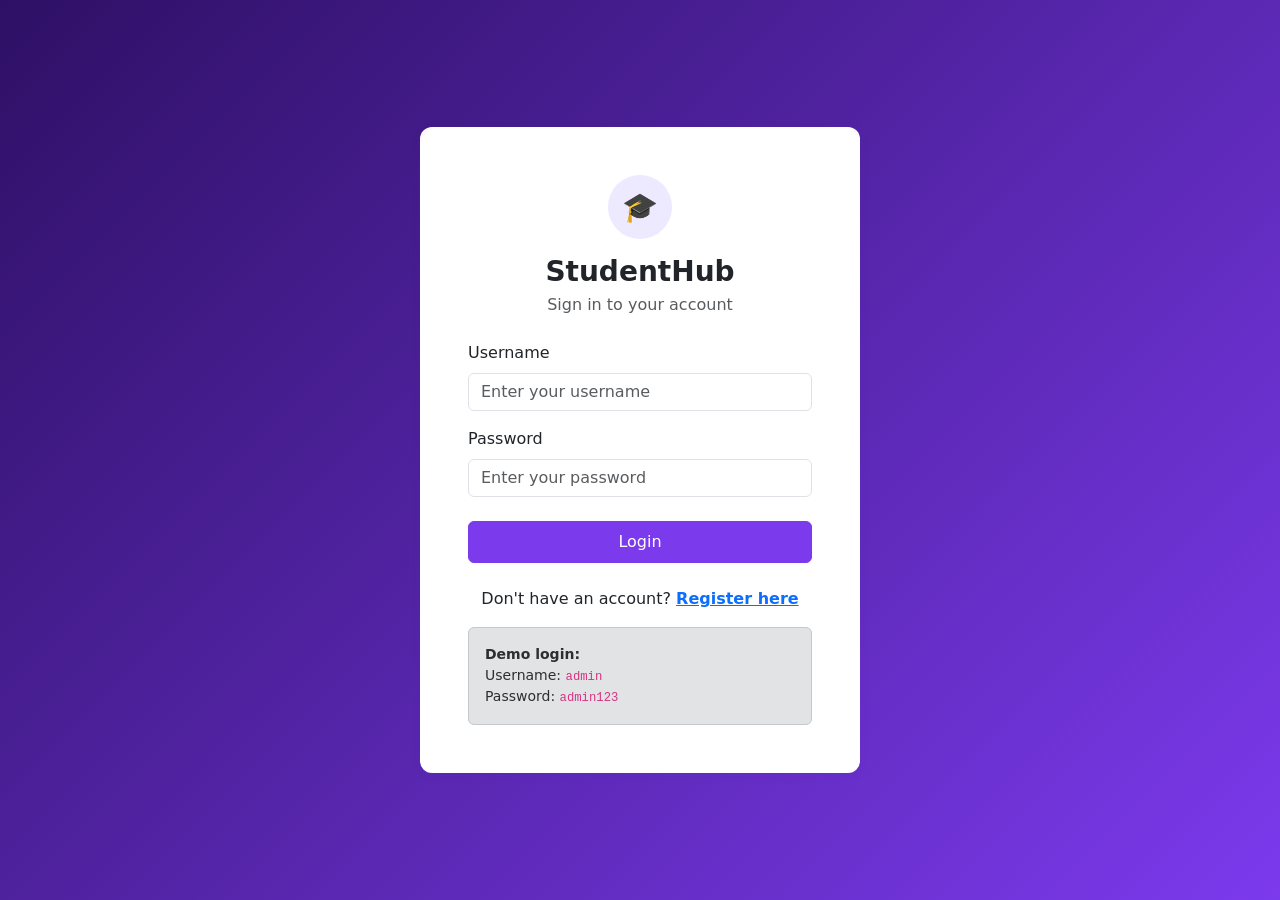
<file: index.html>
<!DOCTYPE html>
<html lang="en">
<head>
    <meta charset="UTF-8">
    <meta name="viewport" content="width=device-width, initial-scale=1">

    <!-- Page information (content management: title and metadata) -->
    <title>Login | StudentHub - Student Management System</title>
    <meta name="description" content="Log in to StudentHub, a student management system prototype for CDIM262.">
    <meta name="author" content="Your Name">

    <!-- Bootstrap 5.3.3 CSS (official CDN) -->
    <link href="https://cdn.jsdelivr.net/npm/bootstrap@5.3.3/dist/css/bootstrap.min.css" rel="stylesheet"
          integrity="sha384-QWTKZyjpPEjISv5WaRU9OFeRpok6YctnYmDr5pNlyT2bRjXh0JMhjY6hW+ALEwIH" crossorigin="anonymous">

    <!-- Our own CSS (must come after Bootstrap) -->
    <link rel="stylesheet" href="style.css">
</head>

<body data-page="login">

    <main class="auth-wrapper">
        <div class="card auth-card">
            <div class="card-body p-4 p-md-5">

                <!-- Logo and heading -->
                <div class="brand-logo" aria-hidden="true">🎓</div>
                <h1 class="h3 text-center fw-bold mb-1">StudentHub</h1>
                <p class="text-center text-muted mb-4">Sign in to your account</p>

                <!-- Error / success messages appear here (filled by script.js) -->
                <div id="loginAlert" role="alert"></div>

                <!-- Login form. "novalidate" lets our own JavaScript show the messages -->
                <form id="loginForm" novalidate>
                    <div class="mb-3">
                        <label for="username" class="form-label">Username</label>
                        <input type="text" class="form-control" id="username"
                               placeholder="Enter your username" autocomplete="username">
                    </div>

                    <div class="mb-4">
                        <label for="password" class="form-label">Password</label>
                        <input type="password" class="form-control" id="password"
                               placeholder="Enter your password" autocomplete="current-password">
                    </div>

                    <button type="submit" class="btn btn-primary w-100 py-2">Login</button>
                </form>

                <!-- Link to the register page -->
                <p class="text-center mt-4 mb-3">
                    Don't have an account? <a href="register.html" class="fw-semibold">Register here</a>
                </p>

                <!-- Demo credentials, so the lecturer can test quickly -->
                <div class="alert alert-secondary small mb-0" role="note">
                    <strong>Demo login:</strong><br>
                    Username: <code>admin</code><br>
                    Password: <code>admin123</code>
                </div>

            </div>
        </div>
    </main>

    <!-- Our JavaScript (at the end of the body) -->
    <script src="script.js"></script>
</body>
</html>
</file>
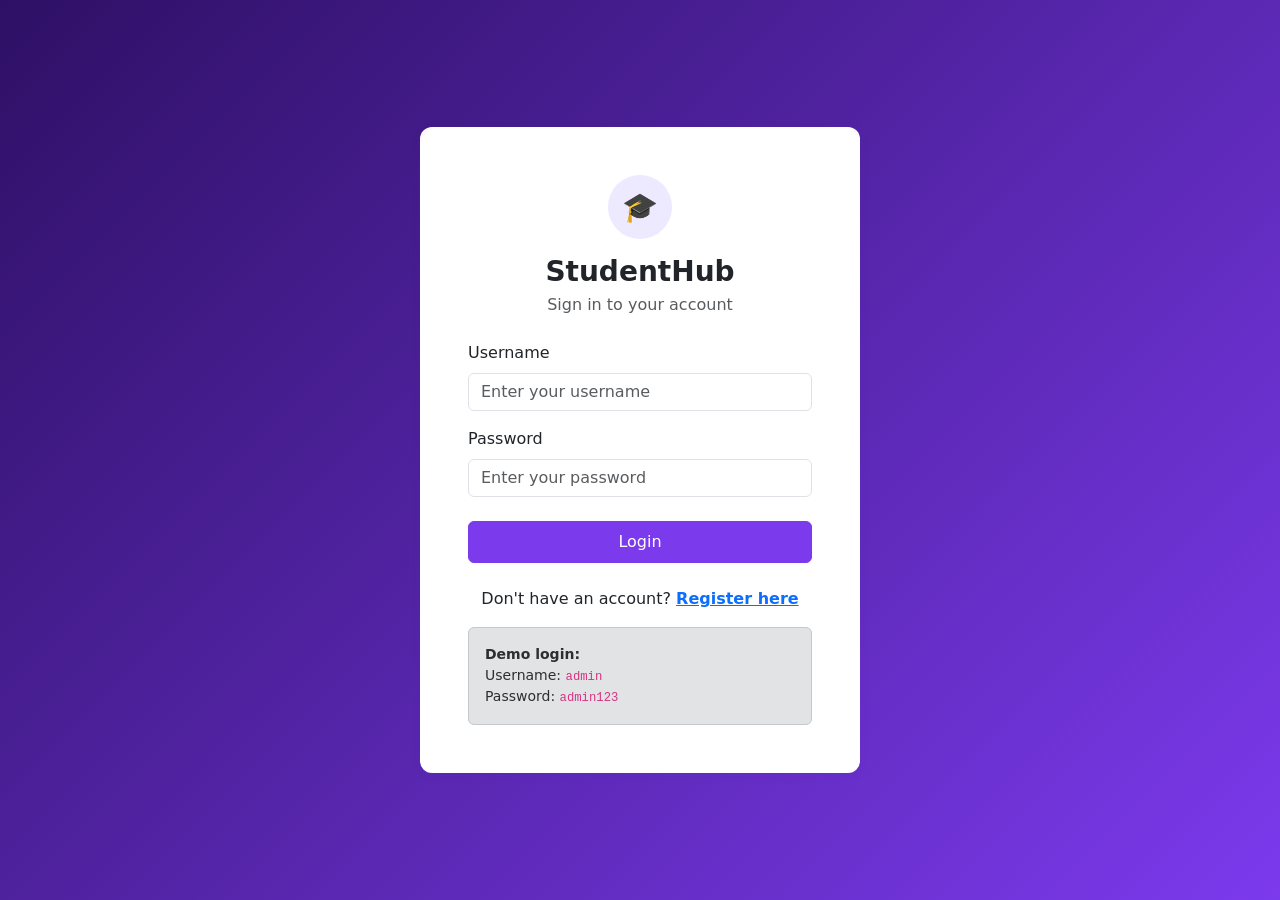
<file: courses.html>
<!DOCTYPE html>
<html lang="en">
<head>
    <meta charset="UTF-8">
    <meta name="viewport" content="width=device-width, initial-scale=1">

    <!-- Page information (content management: title and metadata) -->
    <title>Courses | StudentHub - Student Management System</title>
    <meta name="description" content="List of all courses at StudentHub with enrolment and search.">
    <meta name="author" content="Your Name">

    <!-- Bootstrap 5.3.3 CSS (official CDN) -->
    <link href="https://cdn.jsdelivr.net/npm/bootstrap@5.3.3/dist/css/bootstrap.min.css" rel="stylesheet"
          integrity="sha384-QWTKZyjpPEjISv5WaRU9OFeRpok6YctnYmDr5pNlyT2bRjXh0JMhjY6hW+ALEwIH" crossorigin="anonymous">

    <!-- Our own CSS (must come after Bootstrap) -->
    <link rel="stylesheet" href="style.css">
</head>

<body data-page="courses">

    <!-- ===== NAVIGATION BAR (same as the other pages) ===== -->
    <nav class="navbar navbar-expand-lg navbar-dark navbar-studenthub">
        <div class="container">
            <a class="navbar-brand fw-bold" href="dashboard.html">🎓 StudentHub</a>

            <button class="navbar-toggler" type="button" data-bs-toggle="collapse"
                    data-bs-target="#mainMenu" aria-controls="mainMenu"
                    aria-expanded="false" aria-label="Toggle navigation">
                <span class="navbar-toggler-icon"></span>
            </button>

            <div class="collapse navbar-collapse" id="mainMenu">
                <ul class="navbar-nav me-auto mb-2 mb-lg-0">
                    <li class="nav-item"><a class="nav-link" data-nav="dashboard" href="dashboard.html">Dashboard</a></li>
                    <li class="nav-item"><a class="nav-link" data-nav="students" href="students.html">Students</a></li>
                    <li class="nav-item"><a class="nav-link" data-nav="courses" href="courses.html">Courses</a></li>
                </ul>

                <div class="d-flex align-items-center gap-3">
                    <span class="text-white small">👤 <span id="welcomeUser">User</span></span>
                    <button type="button" id="logoutBtn" class="btn btn-light btn-sm">Logout</button>
                </div>
            </div>
        </div>
    </nav>

    <!-- ===== MAIN CONTENT ===== -->
    <main class="container py-4">

        <!-- Page header -->
        <header class="page-header mb-4">
            <h1>Courses</h1>
            <p class="text-muted mb-0">Browse courses, lecturers and how full each class is.</p>
        </header>

        <!-- Table card -->
        <section aria-labelledby="courseListHeading">
            <div class="card">
                <div class="card-body">

                    <!-- Heading and search box -->
                    <div class="row g-3 align-items-center mb-3">
                        <div class="col-12 col-md-6">
                            <h2 id="courseListHeading" class="h5 mb-0">Course List</h2>
                            <small class="text-muted" id="resultCount" aria-live="polite"></small>
                        </div>
                        <div class="col-12 col-md-6">
                            <label for="searchInput" class="visually-hidden">Search courses</label>
                            <input type="search" id="searchInput" class="form-control"
                                   placeholder="Search by code, name or lecturer...">
                        </div>
                    </div>

                    <!-- table-responsive adds a sideways scroll on small screens -->
                    <div class="table-responsive">
                        <table class="table table-custom align-middle mb-0">
                            <thead>
                                <tr>
                                    <th scope="col">Code</th>
                                    <th scope="col">Course Name</th>
                                    <th scope="col">Lecturer</th>
                                    <th scope="col">Credits</th>
                                    <th scope="col">Enrolled</th>
                                    <th scope="col">Seats Filled</th>
                                </tr>
                            </thead>
                            <!-- Rows are added here by script.js -->
                            <tbody id="courseTableBody"></tbody>
                        </table>
                    </div>

                </div>
            </div>
        </section>

    </main>

    <!-- ===== FOOTER ===== -->
    <footer class="site-footer">
        &copy; <span id="year">2026</span> StudentHub &middot; CDIM262 Project
    </footer>

    <!-- JavaScript: Bootstrap bundle, then our own script -->
    <script src="https://cdn.jsdelivr.net/npm/bootstrap@5.3.3/dist/js/bootstrap.bundle.min.js"
            integrity="sha384-YvpcrYf0tY3lHB60NNkmXc5s9fDVZLESaAA55NDzOxhy9GkcIdslK1eN7N6jIeHz" crossorigin="anonymous"></script>
    <script src="script.js"></script>
</body>
</html>
</file>
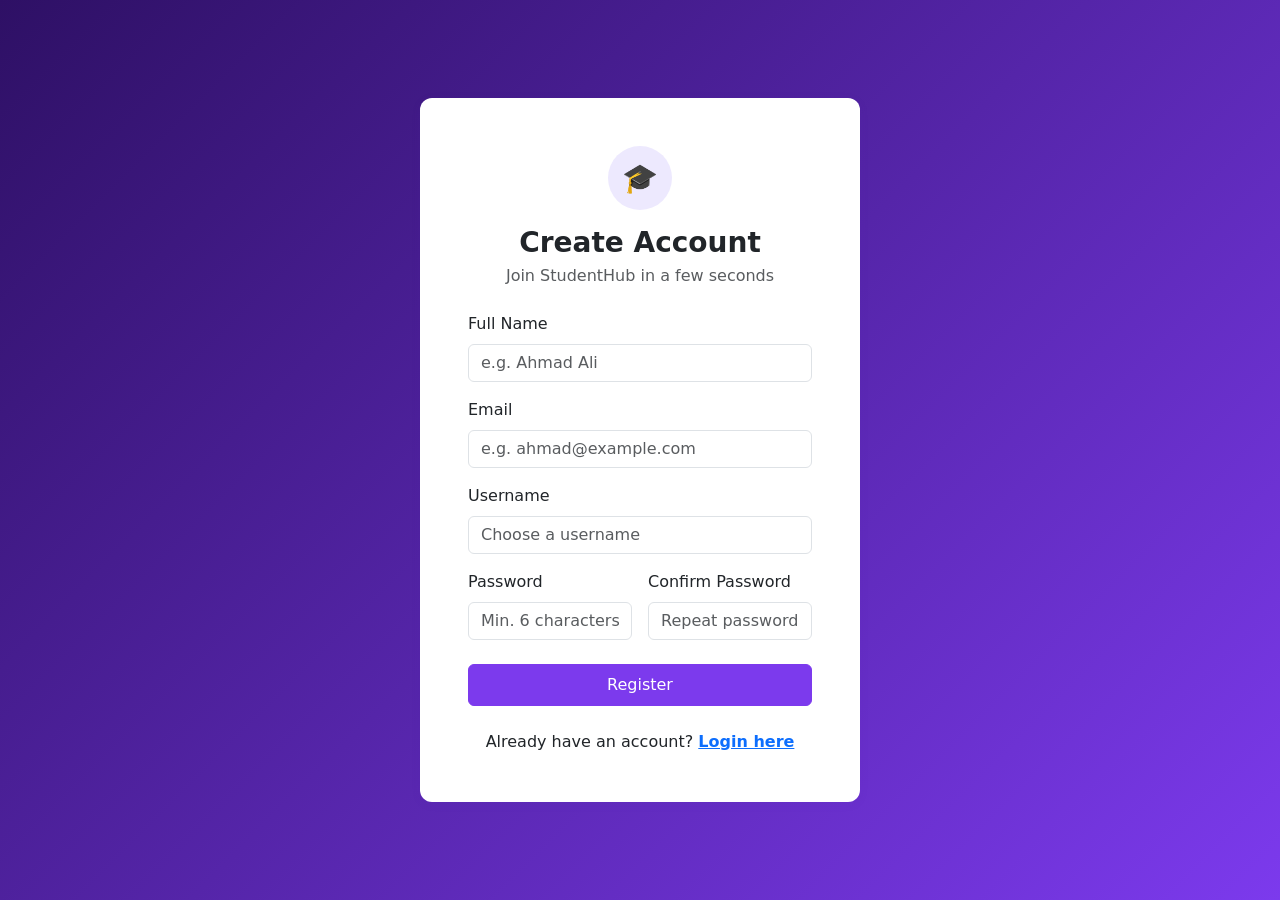
<file: register.html>
<!DOCTYPE html>
<html lang="en">
<head>
    <meta charset="UTF-8">
    <meta name="viewport" content="width=device-width, initial-scale=1">

    <!-- Page information (content management: title and metadata) -->
    <title>Register | StudentHub - Student Management System</title>
    <meta name="description" content="Create a new StudentHub account.">
    <meta name="author" content="Your Name">

    <!-- Bootstrap 5.3.3 CSS (official CDN) -->
    <link href="https://cdn.jsdelivr.net/npm/bootstrap@5.3.3/dist/css/bootstrap.min.css" rel="stylesheet"
          integrity="sha384-QWTKZyjpPEjISv5WaRU9OFeRpok6YctnYmDr5pNlyT2bRjXh0JMhjY6hW+ALEwIH" crossorigin="anonymous">

    <!-- Our own CSS (must come after Bootstrap) -->
    <link rel="stylesheet" href="style.css">
</head>

<body data-page="register">

    <main class="auth-wrapper">
        <div class="card auth-card">
            <div class="card-body p-4 p-md-5">

                <!-- Logo and heading -->
                <div class="brand-logo" aria-hidden="true">🎓</div>
                <h1 class="h3 text-center fw-bold mb-1">Create Account</h1>
                <p class="text-center text-muted mb-4">Join StudentHub in a few seconds</p>

                <!-- Error / success messages appear here (filled by script.js) -->
                <div id="registerAlert" role="alert"></div>

                <!-- Register form -->
                <form id="registerForm" novalidate>
                    <div class="mb-3">
                        <label for="fullName" class="form-label">Full Name</label>
                        <input type="text" class="form-control" id="fullName"
                               placeholder="e.g. Ahmad Ali" autocomplete="name">
                    </div>

                    <div class="mb-3">
                        <label for="email" class="form-label">Email</label>
                        <input type="email" class="form-control" id="email"
                               placeholder="e.g. ahmad@example.com" autocomplete="email">
                    </div>

                    <div class="mb-3">
                        <label for="regUsername" class="form-label">Username</label>
                        <input type="text" class="form-control" id="regUsername"
                               placeholder="Choose a username" autocomplete="username">
                    </div>

                    <!-- Two password boxes side by side on tablets/desktops, stacked on phones -->
                    <div class="row g-3 mb-4">
                        <div class="col-12 col-md-6">
                            <label for="regPassword" class="form-label">Password</label>
                            <input type="password" class="form-control" id="regPassword"
                                   placeholder="Min. 6 characters" autocomplete="new-password">
                        </div>
                        <div class="col-12 col-md-6">
                            <label for="confirmPassword" class="form-label">Confirm Password</label>
                            <input type="password" class="form-control" id="confirmPassword"
                                   placeholder="Repeat password" autocomplete="new-password">
                        </div>
                    </div>

                    <button type="submit" class="btn btn-primary w-100 py-2">Register</button>
                </form>

                <p class="text-center mt-4 mb-0">
                    Already have an account? <a href="index.html" class="fw-semibold">Login here</a>
                </p>

            </div>
        </div>
    </main>

    <!-- Our JavaScript (at the end of the body) -->
    <script src="script.js"></script>
</body>
</html>
</file>
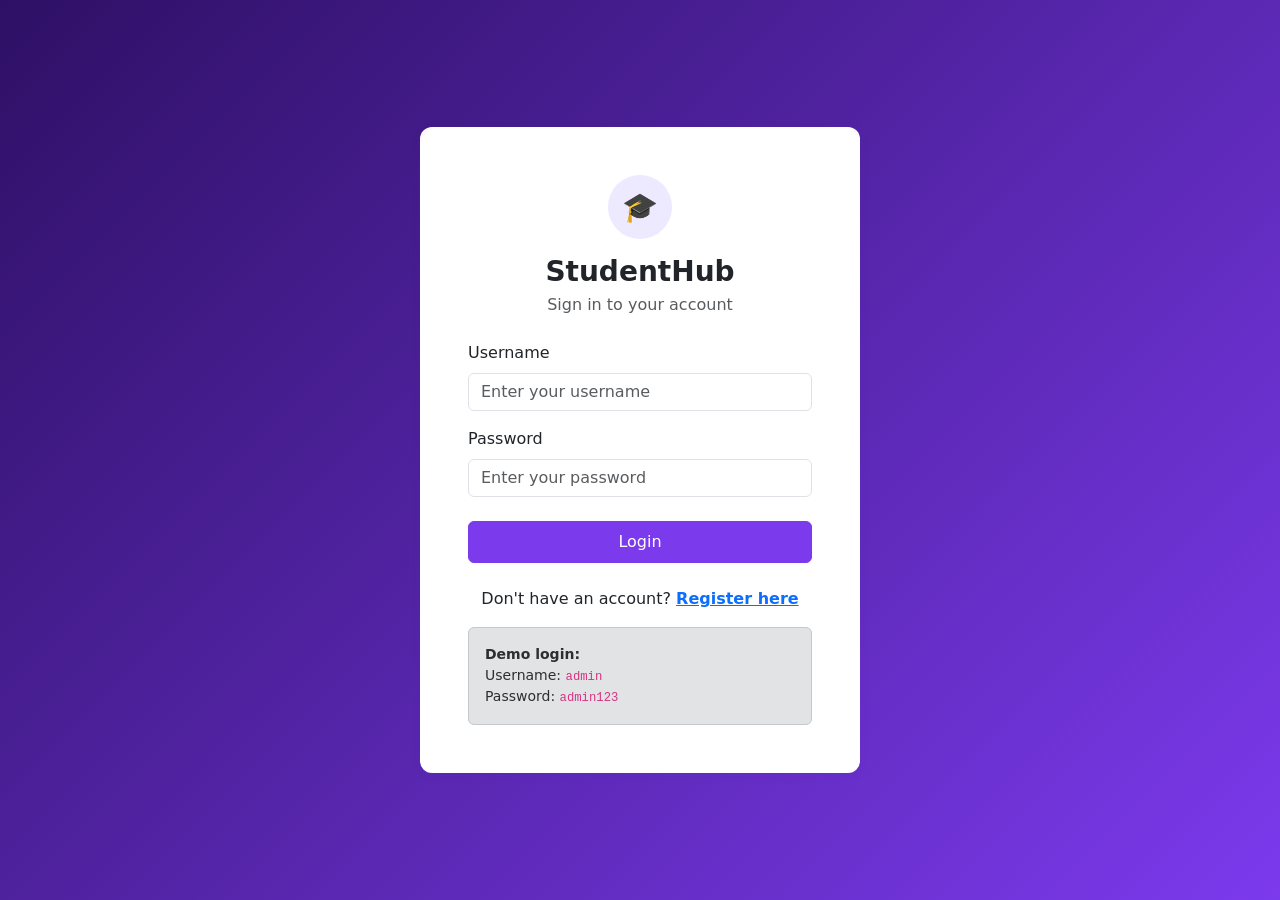
<file: students.html>
<!DOCTYPE html>
<html lang="en">
<head>
    <meta charset="UTF-8">
    <meta name="viewport" content="width=device-width, initial-scale=1">

    <!-- Page information (content management: title and metadata) -->
    <title>Students | StudentHub - Student Management System</title>
    <meta name="description" content="List of all students at StudentHub with search.">
    <meta name="author" content="Your Name">

    <!-- Bootstrap 5.3.3 CSS (official CDN) -->
    <link href="https://cdn.jsdelivr.net/npm/bootstrap@5.3.3/dist/css/bootstrap.min.css" rel="stylesheet"
          integrity="sha384-QWTKZyjpPEjISv5WaRU9OFeRpok6YctnYmDr5pNlyT2bRjXh0JMhjY6hW+ALEwIH" crossorigin="anonymous">

    <!-- Our own CSS (must come after Bootstrap) -->
    <link rel="stylesheet" href="style.css">
</head>

<body data-page="students">

    <!-- ===== NAVIGATION BAR (same as the dashboard) ===== -->
    <nav class="navbar navbar-expand-lg navbar-dark navbar-studenthub">
        <div class="container">
            <a class="navbar-brand fw-bold" href="dashboard.html">🎓 StudentHub</a>

            <button class="navbar-toggler" type="button" data-bs-toggle="collapse"
                    data-bs-target="#mainMenu" aria-controls="mainMenu"
                    aria-expanded="false" aria-label="Toggle navigation">
                <span class="navbar-toggler-icon"></span>
            </button>

            <div class="collapse navbar-collapse" id="mainMenu">
                <ul class="navbar-nav me-auto mb-2 mb-lg-0">
                    <li class="nav-item"><a class="nav-link" data-nav="dashboard" href="dashboard.html">Dashboard</a></li>
                    <li class="nav-item"><a class="nav-link" data-nav="students" href="students.html">Students</a></li>
                    <li class="nav-item"><a class="nav-link" data-nav="courses" href="courses.html">Courses</a></li>
                </ul>

                <div class="d-flex align-items-center gap-3">
                    <span class="text-white small">👤 <span id="welcomeUser">User</span></span>
                    <button type="button" id="logoutBtn" class="btn btn-light btn-sm">Logout</button>
                </div>
            </div>
        </div>
    </nav>

    <!-- ===== MAIN CONTENT ===== -->
    <main class="container py-4">

        <!-- Page header -->
        <header class="page-header mb-4">
            <h1>Students</h1>
            <p class="text-muted mb-0">Browse and search all registered students.</p>
        </header>

        <!-- Table card -->
        <section aria-labelledby="studentListHeading">
            <div class="card">
                <div class="card-body">

                    <!-- Heading and search box -->
                    <div class="row g-3 align-items-center mb-3">
                        <div class="col-12 col-md-6">
                            <h2 id="studentListHeading" class="h5 mb-0">Student List</h2>
                            <small class="text-muted" id="resultCount" aria-live="polite"></small>
                        </div>
                        <div class="col-12 col-md-6">
                            <label for="searchInput" class="visually-hidden">Search students</label>
                            <input type="search" id="searchInput" class="form-control"
                                   placeholder="Search by name, ID, email, course or status...">
                        </div>
                    </div>

                    <!-- table-responsive adds a sideways scroll on small screens -->
                    <div class="table-responsive">
                        <table class="table table-custom align-middle mb-0">
                            <thead>
                                <tr>
                                    <th scope="col">ID</th>
                                    <th scope="col">Name</th>
                                    <th scope="col">Email</th>
                                    <th scope="col">Course</th>
                                    <th scope="col">Year</th>
                                    <th scope="col">GPA</th>
                                    <th scope="col">Status</th>
                                </tr>
                            </thead>
                            <!-- Rows are added here by script.js -->
                            <tbody id="studentTableBody"></tbody>
                        </table>
                    </div>

                </div>
            </div>
        </section>

    </main>

    <!-- ===== FOOTER ===== -->
    <footer class="site-footer">
        &copy; <span id="year">2026</span> StudentHub &middot; CDIM262 Project
    </footer>

    <!-- JavaScript: Bootstrap bundle, then our own script -->
    <script src="https://cdn.jsdelivr.net/npm/bootstrap@5.3.3/dist/js/bootstrap.bundle.min.js"
            integrity="sha384-YvpcrYf0tY3lHB60NNkmXc5s9fDVZLESaAA55NDzOxhy9GkcIdslK1eN7N6jIeHz" crossorigin="anonymous"></script>
    <script src="script.js"></script>
</body>
</html>
</file>
<file: style.css>
/* ==========================================================
   StudentHub - Main Stylesheet
   Course: CDIM262
   Theme: Purple and White
   Note: Bootstrap 5.3.3 handles layout. This file only adds
         our colours and extra styling on top of it.
   ========================================================== */


/* ---------- 1. THEME COLOURS (CSS variables) ---------- */
:root {
    --purple-900: #2e1065;
    --purple-700: #5b21b6;
    --purple-600: #7c3aed;
    --purple-500: #8b5cf6;
    --purple-100: #ede9fe;
    --purple-50:  #f5f3ff;
    --text-dark:  #1f2937;
    --text-muted: #6b7280;

    /* Tell Bootstrap that "primary" now means purple */
    --bs-primary: #7c3aed;
    --bs-primary-rgb: 124, 58, 237;
    --bs-link-color: #7c3aed;
    --bs-link-hover-color: #5b21b6;
}


/* ---------- 2. GENERAL PAGE STYLE ---------- */
body {
    background-color: var(--purple-50);
    color: var(--text-dark);
}


/* ---------- 3. BOOTSTRAP BUTTON OVERRIDES ---------- */
.btn-primary {
    --bs-btn-bg: #7c3aed;
    --bs-btn-border-color: #7c3aed;
    --bs-btn-hover-bg: #5b21b6;
    --bs-btn-hover-border-color: #5b21b6;
    --bs-btn-active-bg: #5b21b6;
    --bs-btn-active-border-color: #5b21b6;
    --bs-btn-disabled-bg: #7c3aed;
    --bs-btn-disabled-border-color: #7c3aed;
    --bs-btn-focus-shadow-rgb: 124, 58, 237;
}

.btn-outline-primary {
    --bs-btn-color: #7c3aed;
    --bs-btn-border-color: #7c3aed;
    --bs-btn-hover-bg: #7c3aed;
    --bs-btn-hover-border-color: #7c3aed;
    --bs-btn-active-bg: #7c3aed;
    --bs-btn-active-border-color: #7c3aed;
    --bs-btn-focus-shadow-rgb: 124, 58, 237;
}


/* ---------- 4. FORM STYLE ---------- */
/* Purple glow when a user clicks inside an input box */
.form-control:focus,
.form-select:focus {
    border-color: var(--purple-500);
    box-shadow: 0 0 0 0.25rem rgba(124, 58, 237, 0.2);
}


/* ---------- 5. LOGIN AND REGISTER PAGES ---------- */
/* Full-screen purple background with the card in the centre */
.auth-wrapper {
    min-height: 100vh;
    display: flex;
    align-items: center;
    justify-content: center;
    padding: 1rem;
    background: linear-gradient(135deg, var(--purple-900), var(--purple-600));
}

.auth-card {
    width: 100%;
    max-width: 440px;
    border: none;
    border-radius: 1rem;
    box-shadow: 0 15px 40px rgba(0, 0, 0, 0.25);
}

/* Round purple logo badge shown above the form title */
.brand-logo {
    width: 64px;
    height: 64px;
    border-radius: 50%;
    background-color: var(--purple-100);
    color: var(--purple-600);
    font-size: 1.8rem;
    display: flex;
    align-items: center;
    justify-content: center;
    margin: 0 auto 1rem;
}


/* ---------- 6. NAVIGATION BAR ---------- */
.navbar-studenthub {
    background: linear-gradient(90deg, var(--purple-900), var(--purple-600));
}

.navbar-studenthub .nav-link {
    color: rgba(255, 255, 255, 0.8);
    border-radius: 0.5rem;
    padding: 0.5rem 1rem;
}

.navbar-studenthub .nav-link:hover {
    color: #ffffff;
    background-color: rgba(255, 255, 255, 0.15);
}

/* The page you are currently on is highlighted in white */
.navbar-studenthub .nav-link.active {
    color: var(--purple-700);
    background-color: #ffffff;
    font-weight: 600;
}


/* ---------- 7. PAGE HEADER ---------- */
.page-header h1 {
    font-size: 1.75rem;
    font-weight: 700;
    color: var(--purple-900);
}


/* ---------- 8. CARDS AND STATISTICS ---------- */
.card {
    border: none;
    border-radius: 0.75rem;
    box-shadow: 0 2px 10px rgba(91, 33, 182, 0.08);
}

/* Small lift effect when the mouse hovers over a statistics card */
.stat-card {
    transition: transform 0.2s ease, box-shadow 0.2s ease;
}

.stat-card:hover {
    transform: translateY(-4px);
    box-shadow: 0 8px 20px rgba(91, 33, 182, 0.18);
}

.stat-icon {
    width: 52px;
    height: 52px;
    border-radius: 0.75rem;
    background-color: var(--purple-100);
    font-size: 1.5rem;
    display: flex;
    align-items: center;
    justify-content: center;
}

.stat-number {
    font-size: 1.9rem;
    font-weight: 700;
    color: var(--purple-700);
    line-height: 1.1;
}

/* Keeps the Chart.js chart a fixed, tidy height */
.chart-container {
    position: relative;
    height: 320px;
}


/* ---------- 9. TABLES ---------- */
.table-custom thead th {
    background-color: var(--purple-100);
    color: var(--purple-900);
    border-bottom: 2px solid var(--purple-500);
    white-space: nowrap;
}

.table-custom tbody tr:hover {
    background-color: var(--purple-50);
}


/* ---------- 10. BADGES ---------- */
.badge-purple {
    background-color: var(--purple-100);
    color: var(--purple-700);
}


/* ---------- 11. FOOTER ---------- */
.site-footer {
    color: var(--text-muted);
    font-size: 0.875rem;
    text-align: center;
    padding: 1.5rem 0;
}
</file>
